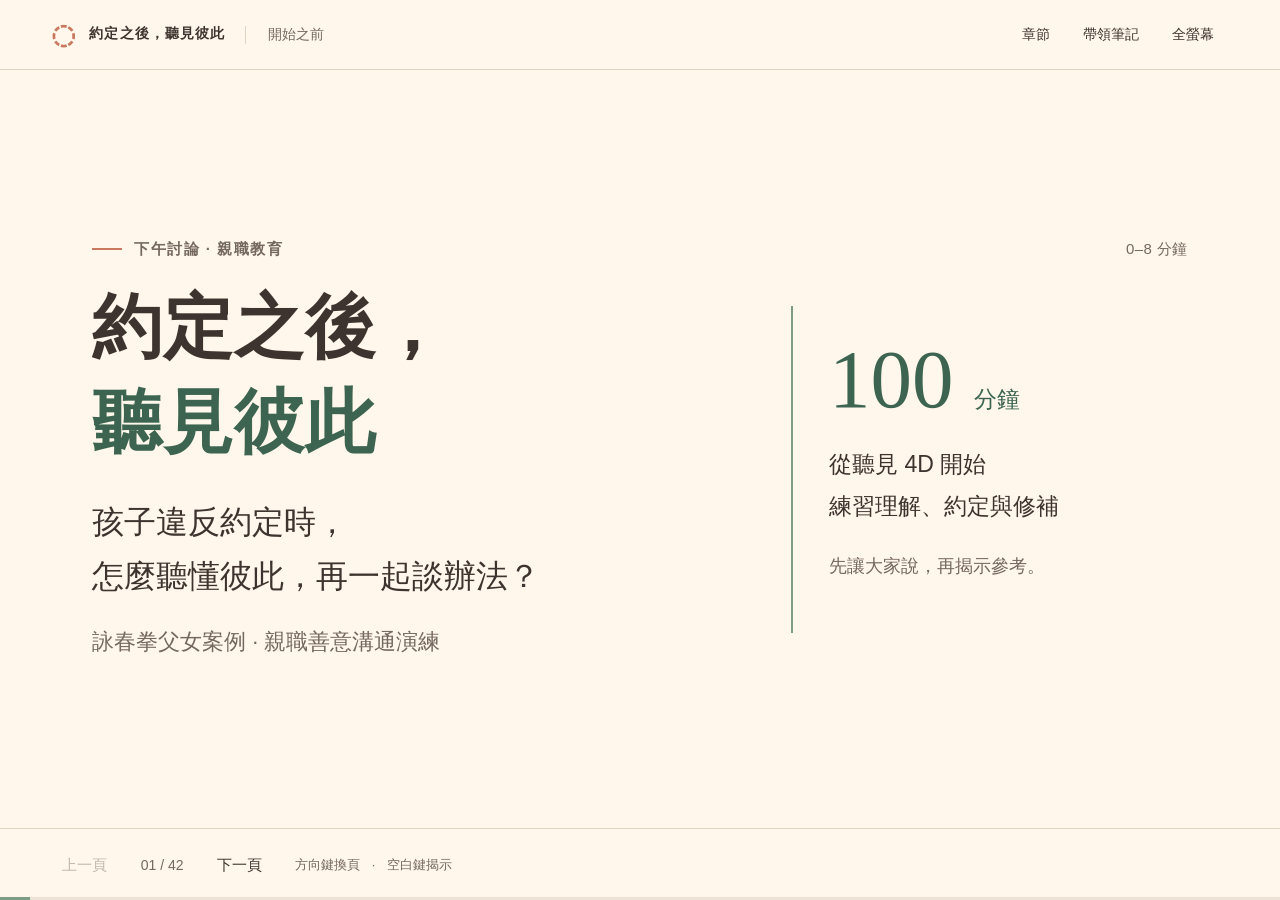
<file: index.html>
<!doctype html>
<html lang="zh-Hant">
<head>
  <meta charset="utf-8">
  <meta name="viewport" content="width=device-width, initial-scale=1">
  <meta name="theme-color" content="#FFF7EB">
  <meta name="description" content="100 分鐘親職善意溝通演練。以詠春拳父女案例，練習辨識 4D、理解彼此需要、訂定約定與道歉修補。">
  <title>約定之後，聽見彼此｜親職討論演練</title>
  <link rel="stylesheet" href="style.css">
  <link rel="stylesheet" href="workshop.css">
  <script defer src="content.js"></script>
  <script defer src="app.js"></script>
</head>
<body>
  <a class="skip" href="#slide">跳至投影片</a>
  <header class="topbar">
    <a class="brand" href="#1" aria-label="回到封面"><span class="brand-mark" aria-hidden="true">◌</span> 約定之後，聽見彼此</a>
    <span id="chapter-name" class="chapter-name"></span>
    <nav aria-label="簡報工具">
      <button id="chapters-button" aria-haspopup="dialog">章節</button>
      <button id="notes-button" aria-haspopup="dialog">帶領筆記</button>
      <button id="fullscreen-button" aria-label="切換全螢幕">全螢幕</button>
    </nav>
  </header>
  <main id="stage"><article id="slide" tabindex="-1" aria-labelledby="slide-title"></article></main>
  <footer class="controls">
    <div class="navigation"><button id="previous" aria-label="上一頁">上一頁</button><span id="counter" aria-live="polite"></span><button id="next" aria-label="下一頁">下一頁</button></div>
    <span class="key-hint">方向鍵換頁 <span>·</span> 空白鍵揭示</span>
    <div class="reveal-controls"><button id="hide-answer" hidden>收起參考</button><button id="reveal" class="primary" hidden>揭示參考</button></div>
    <div class="progress" aria-hidden="true"><div id="progress-fill"></div></div>
  </footer>
  <dialog id="chapters-dialog" aria-labelledby="chapters-title">
    <div class="dialog-header"><h2 id="chapters-title">100 分鐘的討論路線</h2><button class="close-dialog" aria-label="關閉章節">✕</button></div>
    <nav id="chapter-list" aria-label="課程章節"></nav>
    <p class="dialog-tip">主線按順序帶領。備用情境可替換部分討論，不另加時間。</p>
  </dialog>
  <dialog id="notes-dialog" aria-labelledby="notes-title">
    <div class="dialog-header"><h2 id="notes-title">這一頁的帶領筆記</h2><button class="close-dialog" aria-label="關閉筆記">✕</button></div>
    <div id="notes-content"></div>
    <a href="sources.html" target="_blank" rel="noopener">來源與情境說明</a>
  </dialog>
  <noscript>這份簡報需要啟用 JavaScript 才能換頁及揭示參考答案。</noscript>
</body>
</html>
</file>
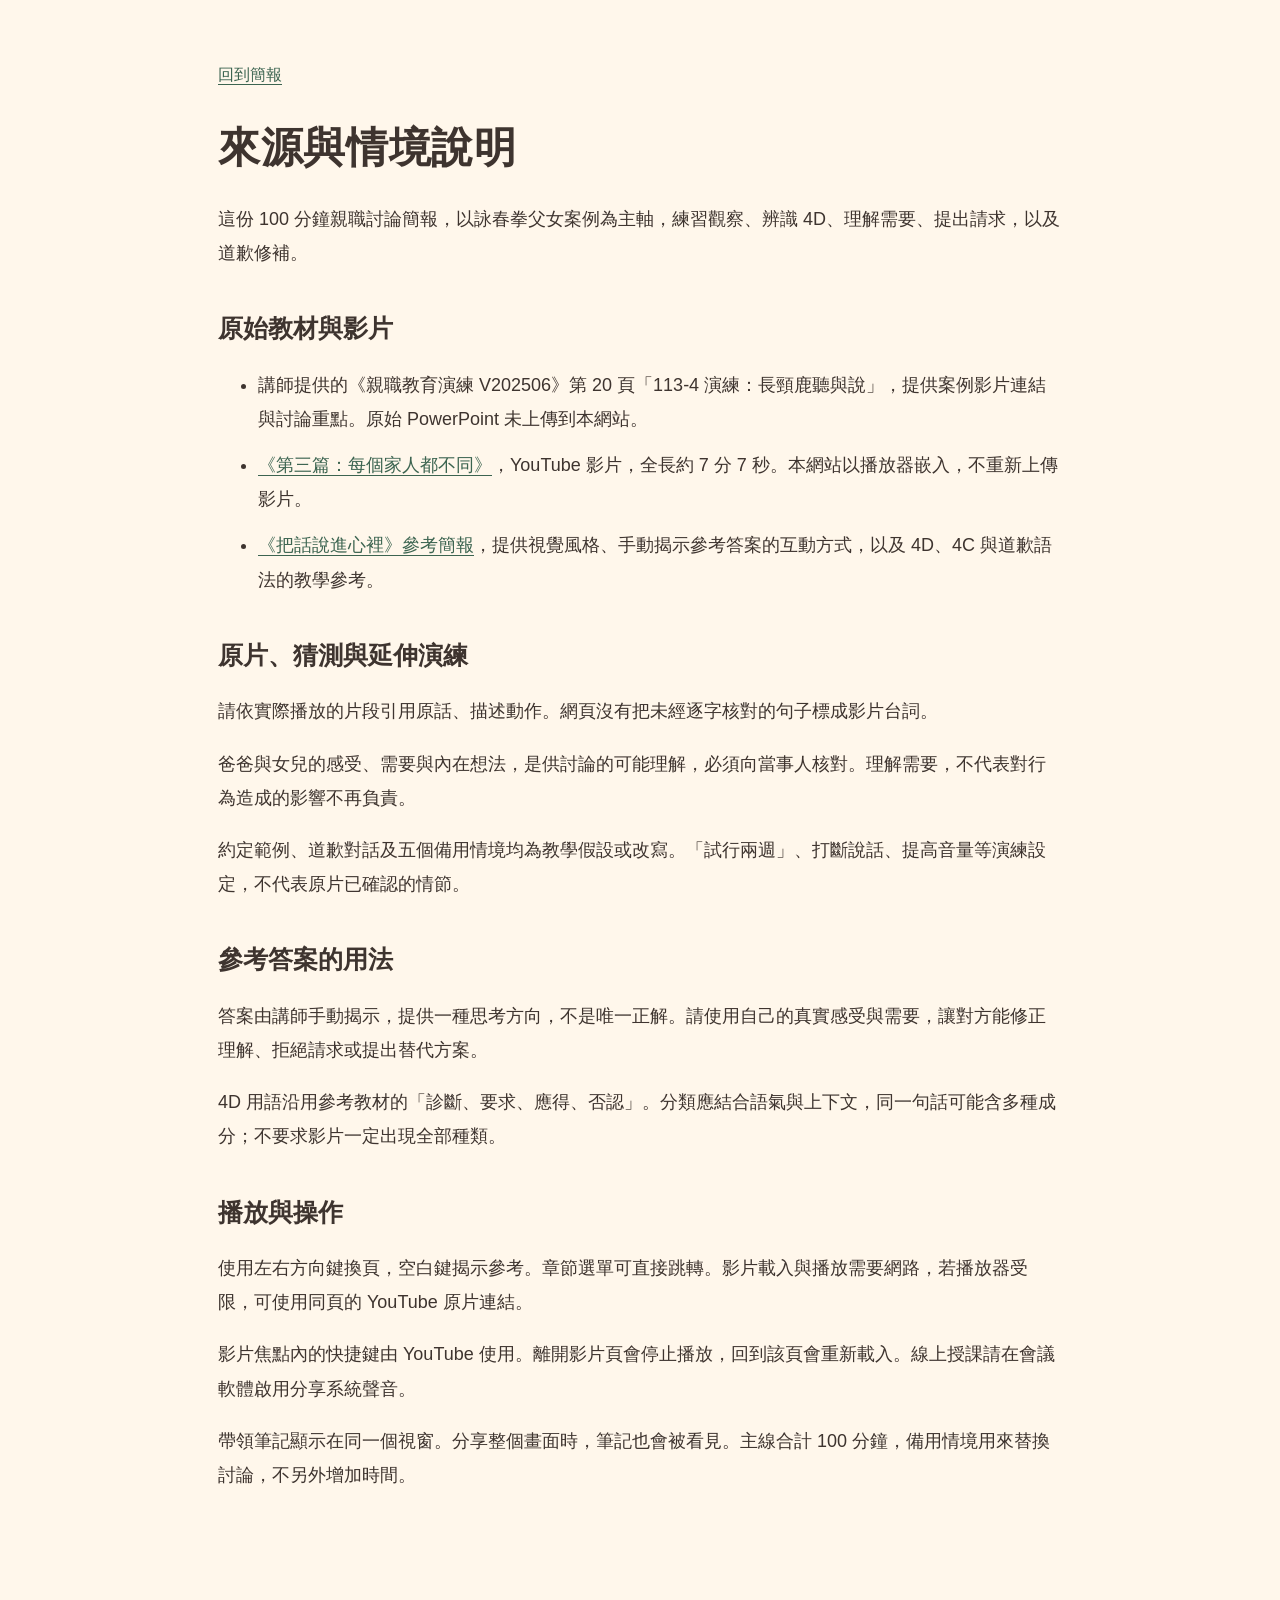
<file: sources.html>
<!doctype html>
<html lang="zh-Hant">
<head><meta charset="utf-8"><meta name="viewport" content="width=device-width, initial-scale=1"><meta name="theme-color" content="#FFF7EB"><title>來源與情境說明｜約定之後，聽見彼此</title><link rel="stylesheet" href="style.css"><link rel="stylesheet" href="workshop.css"></head>
<body><main class="document">
  <a class="back" href="index.html">回到簡報</a>
  <h1>來源與情境說明</h1>
  <p>這份 100 分鐘親職討論簡報，以詠春拳父女案例為主軸，練習觀察、辨識 4D、理解需要、提出請求，以及道歉修補。</p>
  <h2>原始教材與影片</h2>
  <ul>
    <li>講師提供的《親職教育演練 V202506》第 20 頁「113-4 演練：長頸鹿聽與說」，提供案例影片連結與討論重點。原始 PowerPoint 未上傳到本網站。</li>
    <li><a href="https://www.youtube.com/watch?v=vnFXmYKeoHk" target="_blank" rel="noopener">《第三篇：每個家人都不同》</a>，YouTube 影片，全長約 7 分 7 秒。本網站以播放器嵌入，不重新上傳影片。</li>
    <li><a href="https://siuolhlw-oss.github.io/nvc-parenting-slides/" target="_blank" rel="noopener">《把話說進心裡》參考簡報</a>，提供視覺風格、手動揭示參考答案的互動方式，以及 4D、4C 與道歉語法的教學參考。</li>
  </ul>
  <h2>原片、猜測與延伸演練</h2>
  <p>請依實際播放的片段引用原話、描述動作。網頁沒有把未經逐字核對的句子標成影片台詞。</p>
  <p>爸爸與女兒的感受、需要與內在想法，是供討論的可能理解，必須向當事人核對。理解需要，不代表對行為造成的影響不再負責。</p>
  <p>約定範例、道歉對話及五個備用情境均為教學假設或改寫。「試行兩週」、打斷說話、提高音量等演練設定，不代表原片已確認的情節。</p>
  <h2>參考答案的用法</h2>
  <p>答案由講師手動揭示，提供一種思考方向，不是唯一正解。請使用自己的真實感受與需要，讓對方能修正理解、拒絕請求或提出替代方案。</p>
  <p>4D 用語沿用參考教材的「診斷、要求、應得、否認」。分類應結合語氣與上下文，同一句話可能含多種成分；不要求影片一定出現全部種類。</p>
  <h2>播放與操作</h2>
  <p>使用左右方向鍵換頁，空白鍵揭示參考。章節選單可直接跳轉。影片載入與播放需要網路，若播放器受限，可使用同頁的 YouTube 原片連結。</p>
  <p>影片焦點內的快捷鍵由 YouTube 使用。離開影片頁會停止播放，回到該頁會重新載入。線上授課請在會議軟體啟用分享系統聲音。</p>
  <p>帶領筆記顯示在同一個視窗。分享整個畫面時，筆記也會被看見。主線合計 100 分鐘，備用情境用來替換討論，不另外增加時間。</p>
</main></body></html>
</file>
<file: style.css>
:root{--paper:#FFF7EB;--ink:#3E342F;--muted:#75685D;--sage:#7E9B86;--green:#3C6450;--sage-light:#E3EADD;--clay:#C9795E;--rust:#97482F;--clay-light:#F5DFD0;--line:#DFD3C2;--white:#FFFCF6}
*{box-sizing:border-box}body{margin:0;background:var(--paper);color:var(--ink);font-family:"Noto Sans TC","Microsoft JhengHei","PingFang TC",sans-serif;-webkit-font-smoothing:antialiased}button,a{-webkit-tap-highlight-color:transparent}button{font:inherit;color:inherit;cursor:pointer;border:1px solid transparent;background:transparent;border-radius:8px;padding:10px 14px}button:hover{background:#EDE4D6}button:focus-visible,a:focus-visible{outline:3px solid var(--green);outline-offset:4px}button:disabled{opacity:.32;cursor:default}a{color:var(--green);text-underline-offset:4px}[hidden]{display:none!important}.skip{position:absolute;left:20px;top:-100px;z-index:20;background:var(--white);padding:12px}.skip:focus{top:10px}
.topbar{height:70px;display:flex;align-items:center;justify-content:space-between;padding:0 4vw;border-bottom:1px solid var(--line);gap:20px;font-size:14px}.brand{font-weight:700;color:var(--ink);text-decoration:none;letter-spacing:.08em;white-space:nowrap}.brand-mark{color:var(--clay);font-size:28px;vertical-align:middle;margin-right:8px}.chapter-name{margin-right:auto;color:var(--muted);border-left:1px solid var(--line);padding-left:22px}.topbar nav{display:flex;gap:3px;white-space:nowrap}
#stage{height:calc(100dvh - 142px);min-height:480px;display:flex;justify-content:center;align-items:stretch;padding:28px 4vw 18px}#slide{width:min(1240px,100%);position:relative;display:flex;flex-direction:column;justify-content:center;padding:12px 3.2vw 26px;outline:none}.eyebrow{display:flex;gap:12px;align-items:center;text-transform:uppercase;letter-spacing:.15em;font-size:14px;font-weight:700;color:var(--muted);margin:0 0 22px}.eyebrow:before{content:"";display:block;width:30px;height:2px;background:var(--clay)}h1{font-size:clamp(38px,4.5vw,68px);line-height:1.32;letter-spacing:.015em;margin:0 0 26px;font-weight:800;text-wrap:balance}h1 .accent{color:var(--green)}h2{font-size:25px;line-height:1.5;margin:0 0 20px}.lead{font-size:clamp(22px,2.5vw,35px);line-height:1.7;margin:0;max-width:1000px;text-wrap:pretty}.subline{font-size:clamp(18px,1.7vw,23px);line-height:1.7;margin:22px 0 0;color:var(--muted)}.emphasis{color:var(--green);font-weight:700}.question{font-weight:700;color:var(--green);font-size:clamp(23px,2.5vw,34px);line-height:1.6;margin:24px 0 0}.question:before{content:"想一想";display:inline-block;font-size:13px;letter-spacing:.15em;border:1px solid var(--sage);border-radius:30px;padding:3px 12px;margin-right:12px;vertical-align:middle;font-weight:400}.speech{font-size:clamp(25px,3vw,43px);line-height:1.75;position:relative;padding-left:28px;margin:0;border-left:4px solid var(--clay)}.speech p{margin:0}.you{color:var(--rust);background:var(--clay-light);border-radius:5px;padding:0 .13em}.me{color:var(--green);background:var(--sage-light);border-radius:5px;padding:0 .13em}.pair{display:grid;grid-template-columns:1fr 1fr;gap:40px}.pair>div+div{border-left:1px solid var(--line);padding-left:40px}.pair-label{font-size:15px;letter-spacing:.15em;margin:0 0 16px;color:var(--muted)}.pair .speech{font-size:clamp(24px,2.6vw,36px);border:0;padding:0}.pair .me-side{color:var(--green)}
.answer{margin-top:25px;border-top:1px solid var(--line);padding-top:22px;font-size:clamp(21px,2vw,29px);line-height:1.65;animation:appear .25s ease}.answer .reference-label{font-size:12px;letter-spacing:.18em;color:var(--green);margin:0 0 9px}.answer p{margin:0}.answer small{font-size:.7em;color:var(--muted)}.answer-grid{display:grid;grid-template-columns:1fr 1fr;gap:16px 38px}.answer-grid strong{color:var(--green)}.answer-grid p{font-size:.72em;color:var(--muted);margin-top:3px}.answer-grid .letter{font-size:.7em;font-weight:400;margin-left:9px;color:var(--muted)}.formula{display:grid;gap:14px}.formula-row{display:grid;grid-template-columns:90px 1fr;gap:22px;align-items:start;font-size:clamp(22px,2.45vw,34px);line-height:1.6}.formula-label{color:var(--green);font-size:.65em;letter-spacing:.15em;border-bottom:2px solid var(--sage);padding:8px 0}.formula-text small{display:block;color:var(--muted);font-size:.63em;margin-top:2px}.path{display:flex;align-items:center;gap:25px;flex-wrap:wrap;font-size:clamp(23px,3vw,40px);line-height:1.65}.path b{color:var(--green)}.path .arrow{color:var(--clay);font-weight:400}.steps{display:grid;gap:22px}.step{display:grid;grid-template-columns:42px 1fr;gap:22px;align-items:baseline;font-size:clamp(23px,2.6vw,36px);line-height:1.5}.step-number{font-family:Georgia,serif;color:var(--clay);font-style:italic}.step small{display:block;font-size:.62em;color:var(--muted);margin-top:4px}.source-cue{position:absolute;bottom:0;left:3.2vw;font-size:11px;letter-spacing:.08em;color:var(--muted)}.reference-slide h1{font-size:clamp(32px,3.5vw,48px);margin-bottom:16px}.reference-slide .question{font-size:24px;margin:0 0 10px}.reference-slide .answer{margin-top:12px;padding-top:15px}.reference-slide .formula-row{font-size:clamp(21px,2.2vw,30px);gap:18px}.reference-slide .formula{gap:12px}.reference-slide .placeholder{color:var(--muted);font-size:22px;padding:60px 0}.reference-slide:has(.answer:not([hidden])) .placeholder{display:none}.compact h1{font-size:clamp(32px,3.8vw,52px)}.compact .speech{font-size:clamp(23px,2.6vw,36px)}.compact .lead{font-size:clamp(22px,2.3vw,32px)}
.cover-grid{display:grid;grid-template-columns:1.3fr 1fr;align-items:center;gap:45px}.cover-grid h1{font-size:clamp(48px,5.6vw,84px);line-height:1.35}.cover-grid .subline{margin-top:20px}.conversation-art{position:relative;height:310px;isolation:isolate}.conversation-art:before{content:"";position:absolute;background:#ECE9DB;width:275px;height:275px;top:25px;left:45px;border-radius:48% 52% 62% 38% / 51% 41% 59% 49%;transform:rotate(-12deg);z-index:-1}.bubble{position:absolute;display:grid;place-items:center;border:3px solid var(--ink);border-radius:45% 50% 42% 49%;width:210px;height:150px;background:var(--sage-light);font-size:42px;font-family:serif;box-shadow:5px 6px 0 rgba(62,52,47,.08);transform:rotate(-7deg);top:5px;left:0}.bubble:after{content:"";position:absolute;width:30px;height:30px;background:inherit;border-right:3px solid var(--ink);border-bottom:3px solid var(--ink);transform:rotate(35deg);bottom:-13px;left:44px;border-radius:0 0 9px 0}.bubble.second{background:var(--clay-light);left:155px;top:145px;transform:rotate(7deg)}.bubble.second:after{left:auto;right:35px;transform:rotate(65deg)}.connection{position:absolute;font-size:45px;color:var(--clay);top:144px;left:60px;transform:rotate(-12deg)}.closing{max-width:960px}.closing h1{font-size:clamp(43px,5.2vw,78px)}
.controls{height:72px;display:flex;align-items:center;gap:22px;padding:0 4vw;position:relative;border-top:1px solid var(--line);background:var(--paper)}.navigation{display:flex;align-items:center;gap:8px}.navigation button{font-size:26px;line-height:1}.navigation span{font-variant-numeric:tabular-nums;color:var(--muted);font-size:14px;min-width:66px;text-align:center}.key-hint{font-size:13px;color:var(--muted)}.key-hint span{margin:0 8px}.reveal-controls{margin-left:auto;display:flex;gap:10px;align-items:center}.primary{background:var(--green);color:var(--white);padding:10px 22px;border-radius:6px;min-width:120px}.primary:hover{background:#2B503E}.progress{position:absolute;bottom:0;left:0;width:100%;height:3px;background:#ECE3D6}.progress>div{height:3px;background:var(--sage);transition:width .18s ease}
dialog{border:1px solid var(--line);border-radius:16px;background:var(--paper);color:var(--ink);width:min(640px,94vw);max-height:85dvh;padding:32px;box-shadow:0 20px 100px #3e342f33}dialog::backdrop{background:#3e342f66;backdrop-filter:blur(3px)}.dialog-header{display:flex;justify-content:space-between;gap:20px;align-items:baseline}.dialog-header h2{font-size:26px}.close-dialog{font-size:21px}#chapter-list{display:grid;grid-template-columns:1fr 1fr;gap:8px}#chapter-list button{text-align:left;border:1px solid var(--line);padding:17px;background:var(--white);line-height:1.5}#chapter-list button:hover{border-color:var(--sage);background:var(--sage-light)}#chapter-list button span{display:block;font-size:12px;color:var(--muted);margin-bottom:4px}#chapter-list button[aria-current=true]{border-color:var(--green);background:var(--sage-light)}.dialog-tip{color:var(--muted);font-size:13px;margin:20px 0 0}#notes-content{font-size:18px;line-height:1.85;margin-bottom:25px}#notes-content p{margin:0 0 16px}#notes-content .note-source{font-size:14px;color:var(--muted)}.document{max-width:900px;margin:60px auto;padding:0 28px 60px;line-height:1.9}.document h1{font-size:42px}.document h2{margin-top:40px}.document li{margin:12px 0}.document .back{display:inline-block;margin-bottom:30px}.document p{font-size:18px}
@keyframes appear{from{opacity:0;transform:translateY(6px)}to{opacity:1;transform:none}}
@media(min-width:800px) and (max-height:750px){.topbar{height:55px}#stage{height:calc(100dvh - 117px);padding-top:12px;padding-bottom:12px;min-height:460px}.controls{height:62px}#slide{padding-top:0;padding-bottom:22px}h1{font-size:46px;margin-bottom:17px}.eyebrow{margin-bottom:14px;font-size:12px}.lead{font-size:28px}.speech{font-size:32px}.question{font-size:25px;margin-top:15px}.answer{font-size:23px;margin-top:16px;padding-top:14px}.formula{gap:8px}.formula-row{font-size:26px}.reference-slide .formula-row{font-size:23px}.reference-slide .formula{gap:8px}.subline{font-size:20px;margin-top:15px}.cover-grid h1{font-size:62px}.step{font-size:28px}.steps{gap:16px}}
@media(max-width:800px){.topbar{height:60px;padding:0 18px;gap:8px}.brand{font-size:13px;letter-spacing:0}.brand-mark{margin-right:2px}.chapter-name{display:none}.topbar nav button{font-size:13px;padding:8px}.topbar #fullscreen-button{display:none}#stage{height:auto;min-height:calc(100dvh - 134px);padding:26px 23px 34px}#slide{padding:12px 0 30px;justify-content:center}.eyebrow{font-size:12px;margin-bottom:20px}h1{font-size:38px;margin-bottom:23px}.lead{font-size:24px}.speech{font-size:27px;padding-left:20px}.question{font-size:23px}.question:before{display:block;width:fit-content;margin:0 0 10px}.subline{font-size:18px}.answer{font-size:23px;margin-top:22px}.answer-grid{grid-template-columns:1fr;gap:17px}.answer-grid p{font-size:17px}.pair{grid-template-columns:1fr;gap:25px}.pair>div+div{border-left:0;border-top:1px solid var(--line);padding:24px 0 0}.pair .speech{font-size:25px}.formula-row,.reference-slide .formula-row{grid-template-columns:55px 1fr;gap:14px;font-size:23px}.formula{gap:20px}.formula-label{font-size:15px}.formula-text small{font-size:16px}.path{font-size:28px;gap:18px}.steps{gap:24px}.step{font-size:25px;grid-template-columns:30px 1fr;gap:14px}.step small{font-size:17px}.source-cue{left:0;font-size:10px;bottom:0}.controls{height:74px;padding:0 12px;gap:0;position:sticky;bottom:0;z-index:5}.key-hint{display:none}.navigation{gap:0}.navigation button{padding:12px}.navigation span{font-size:12px;min-width:56px}.reveal-controls{gap:0}.reveal-controls button{font-size:13px;padding:10px 12px}.primary{min-width:102px}.cover-grid{grid-template-columns:1fr;gap:35px}.cover-grid h1{font-size:47px}.conversation-art{height:230px;width:300px;transform:scale(.78);transform-origin:top left;margin:0 0 -42px auto}.cover-grid .subline{font-size:20px}.closing h1{font-size:42px}.compact h1,.reference-slide h1{font-size:34px}.compact .speech{font-size:25px}.reference-slide .placeholder{font-size:21px;padding:40px 0}.reference-slide .question{font-size:22px}dialog{padding:23px}#chapter-list{gap:6px}#chapter-list button{padding:12px;font-size:15px}.document{margin-top:35px}.document h1{font-size:34px}}
@media(prefers-reduced-motion:reduce){*,*:before,*:after{animation:none!important;transition:none!important}}
.guided-practice .practice-support{display:grid;grid-template-columns:.9fr 1.2fr;gap:44px;margin-top:22px}.guided-practice .practice-scenario{border-left:3px solid var(--clay);padding-left:22px}.guided-practice .practice-scenario>p:last-child{font-size:clamp(23px,2vw,28px);line-height:1.7;margin:0}.guided-practice .practice-scenario strong{color:var(--green);font-weight:700}.guided-practice .pair-label{font-size:16px;margin-bottom:14px}.guided-practice .practice-frame .formula-row{grid-template-columns:64px 1fr;font-size:clamp(23px,2vw,28px);gap:18px}.guided-practice .practice-frame .formula-label{font-size:18px;padding-top:5px}.guided-practice .practice-frame .formula-text small{font-size:17px}.guided-practice:has(.answer:not([hidden])) .practice-support{display:none}
.guided-practice .is-revealed .formula-row{font-size:clamp(22px,1.75vw,25px)}.guided-practice .filled-blank{color:var(--green);font-weight:600;border-bottom:1px solid var(--sage)}
@media(min-width:801px) and (max-height:750px){.guided-practice .practice-support{margin-top:14px;gap:30px}.guided-practice .practice-scenario>p:last-child,.guided-practice .practice-frame .formula-row{font-size:23px}.guided-practice .pair-label{margin-bottom:10px}.guided-practice .practice-frame .formula{gap:8px}}
@media(max-width:800px){.guided-practice .practice-support{grid-template-columns:1fr;gap:28px;margin-top:20px}.guided-practice .practice-scenario{padding-left:16px}.guided-practice .practice-scenario>p:last-child{font-size:22px}.guided-practice .practice-frame .formula-row{grid-template-columns:55px 1fr;gap:14px;font-size:23px}.guided-practice .practice-frame .formula-label{font-size:16px}.guided-practice .practice-frame .formula{gap:16px}}
.praise-strategy h1{font-size:clamp(35px,3.5vw,52px);margin-bottom:10px}.praise-strategy .eyebrow{margin-bottom:14px}.praise-strategy>.question{font-size:26px;margin:0 0 18px}.praise-contrast{display:grid;grid-template-columns:1fr 1fr;gap:38px}.praise-panel{border-top:3px solid var(--sage);padding-top:12px}.praise-heading{display:flex;justify-content:space-between;align-items:center;gap:12px;min-height:42px;margin-bottom:10px}.praise-heading h2{font-size:28px;margin:0}.praise-sign{color:var(--green);background:var(--sage-light);font-size:16px;white-space:nowrap;padding:4px 10px;border-radius:6px}.praise-revealed .process-praise{border-color:var(--green)}.praise-revealed .process-praise h2{color:var(--green)}.praise-example{display:grid;grid-template-columns:42px 1fr;gap:12px;align-items:start;border-top:1px solid var(--line);padding:8px 0;min-height:80px}.praise-example>span{font-size:14px;color:var(--muted);padding-top:7px}.praise-example p{font-size:22px;line-height:1.4;margin:0}.praise-discussion-footer{margin-top:14px;min-height:106px}.praise-prompt{font-size:22px;color:var(--muted);margin:12px 0 0;line-height:1.6}.praise-takeaway{font-size:23px;line-height:1.6;margin:0;color:var(--green)}.praise-takeaway strong{font-weight:700}.praise-caveat{font-size:14px;line-height:1.5;margin:5px 0 0;color:var(--muted)}
@media(min-width:801px) and (max-height:750px){.praise-strategy h1{font-size:38px;margin-bottom:8px}.praise-strategy>.question{font-size:23px;margin-bottom:12px}.praise-panel{padding-top:8px}.praise-heading{min-height:34px;margin-bottom:6px}.praise-heading h2{font-size:24px}.praise-example{min-height:66px;padding:5px 0}.praise-example p{font-size:20px}.praise-discussion-footer{margin-top:10px;min-height:90px}.praise-prompt,.praise-takeaway{font-size:20px}.praise-caveat{font-size:13px}}
@media(max-width:800px){.praise-strategy h1{font-size:34px}.praise-strategy>.question{font-size:23px}.praise-contrast{grid-template-columns:1fr;gap:28px}.praise-heading h2{font-size:25px}.praise-sign{font-size:14px}.praise-example{min-height:0;padding:12px 0}.praise-example p{font-size:22px}.praise-discussion-footer{margin-top:24px;min-height:0}.praise-takeaway,.praise-prompt{font-size:21px}.praise-caveat{line-height:1.6}}
</file>
<file: workshop.css>
:root { color-scheme: light; }
html { scroll-behavior: auto; }
.navigation button { font-size: 15px; padding: 12px 10px; white-space: nowrap; }
.navigation span { min-width: 72px; }
#stage { min-height: calc(100dvh - 142px); height: auto; }
#slide { min-height: 610px; padding-top: 20px; padding-bottom: 28px; }
.eyebrow { font-size: 15px; letter-spacing: .1em; margin-bottom: 20px; }
.eyebrow .duration { margin-left: auto; white-space: nowrap; font-weight: 400; letter-spacing: .03em; }
h1 { font-size: clamp(36px,4.1vw,60px); }
.workshop-question h1 { font-size: clamp(34px,3.7vw,54px); line-height: 1.4; max-width: 1100px; }
.discussion-cue { margin-top: 12px; }
.discussion-cue .lead { font-size: clamp(24px,2.3vw,32px); }
.discussion-cue .subline { margin-top: 18px; }
.workshop-question .answer { font-size: clamp(23px,2.2vw,30px); max-width: 1080px; }
.answer p + p { margin-top: 15px; }
.answer .reference-label { font-size: 14px; }
.has-answer .discussion-cue { display: none; }
.answer .subline { font-size: 21px; margin-top: 18px; }
.answer .formula-row { grid-template-columns: 76px 1fr; font-size: clamp(22px,2vw,29px); gap: 20px; }
.answer .formula-label { font-size: 18px; }
.answer .formula { gap: 13px; }
.answer .steps { gap: 16px; }
.answer .step { font-size: 26px; }
.answer strong { color: var(--green); }
.cover-grid { grid-template-columns: 1.3fr .8fr; gap: 54px; }
.cover-grid h1 { font-size: clamp(47px,5.5vw,80px); }
.cover-aside { padding: 32px 0 32px 36px; border-left: 2px solid var(--sage); }
.cover-aside .cover-duration { font-family: Georgia,serif; font-size: 83px; color: var(--green); margin: 0; line-height: 1; }
.cover-aside .cover-duration span { font-size: 23px; font-family: inherit; }
.cover-aside p { font-size: 23px; line-height: 1.8; }
.cover-aside .small { color: var(--muted); font-size: 18px; }
.session-route { display: grid; grid-template-columns: 1fr 1fr; gap: 0 50px; }
.route-item { display: grid; grid-template-columns: 92px 1fr; gap: 18px; padding: 14px 0; border-top: 1px solid var(--line); align-items: baseline; }
.route-item time { color: var(--rust); font-size: 19px; font-variant-numeric: tabular-nums; }
.route-item strong { font-size: 25px; color: var(--green); }
.route-item p { font-size: 18px; color: var(--muted); margin: 5px 0 0; }
.scene h1 { max-width: 1000px; }
.scene .lead { font-size: 33px; }
.scene .scene-marker { color: var(--clay); font-family: Georgia,serif; font-size: 24px; letter-spacing: .08em; margin: 0 0 20px; }
.scene .subline { max-width: 950px; }
.video-slide h1 { font-size: 43px; margin-bottom: 18px; }
.video-layout { display: grid; grid-template-columns: minmax(0,1.8fr) minmax(240px,1fr); align-items: center; gap: 30px; }
.video-frame { aspect-ratio: 16/9; background: #3e342f; width: 100%; border: 0; border-radius: 4px; }
.video-links { font-size: 16px; line-height: 1.8; margin: 10px 0 0; color: var(--muted); }
.video-side .lead { font-size: 30px; line-height: 1.6; }
.video-side .subline { font-size: 21px; line-height: 1.7; }
.video-side .answer { border: 0; margin: 0; padding: 0; }
.video-side .answer-grid { gap: 16px; grid-template-columns: 1fr 1fr; }
.video-side .answer-grid strong { font-size: 23px; }
.video-side .answer-grid p { font-size: 18px; }
.video-side .answer .subline { font-size: 18px; margin-top: 18px; }
.needs-map { display: grid; grid-template-columns: 1fr 1fr; gap: 36px; margin-top: 6px; }
.needs-map section { border-top: 3px solid var(--sage); padding-top: 16px; }
.needs-map section:last-child { border-color: var(--clay); }
.needs-map h2 { font-size: 24px; margin: 0 0 10px; }
.needs-map p { font-size: 28px; line-height: 1.7; margin: 0; }
.needs-map .empty { color: var(--muted); }
.map-common { margin-top: 22px; font-size: 25px; line-height: 1.7; border-top: 1px solid var(--line); padding-top: 18px; }
.map-common p { margin: 0 0 8px; }
.map-common strong { color: var(--green); }
.agreement-example { display: grid; gap: 15px; }
.agreement-example p { font-size: 26px; line-height: 1.6; margin: 0; padding-left: 22px; border-left: 3px solid var(--sage); }
.agreement-example p:last-child { border-color: var(--clay); }
.practice-roles { display: flex; flex-wrap: wrap; gap: 26px; margin: 0 0 20px; font-size: 29px; color: var(--green); }
.practice-timing { font-size: 22px; line-height: 1.8; color: var(--muted); margin-top: 22px; }
.quote-example { font-size: clamp(24px,2.4vw,33px); line-height: 1.8; border-left: 4px solid var(--clay); padding-left: 24px; margin: 0; }
.section-end .lead { font-size: 32px; }
.source-cue { font-size: 13px; }
#chapter-list button span { font-size: 14px; }
.dialog-tip { font-size: 15px; line-height: 1.7; }
.document li { font-size: 18px; }
.document a { overflow-wrap: anywhere; }
@media(min-width:801px) and (max-height:800px) {
  .topbar { height: 58px; }
  .controls { height: 66px; }
  #stage { min-height: calc(100dvh - 124px); padding-top: 10px; padding-bottom: 10px; }
  #slide { min-height: 0; padding-top: 12px; padding-bottom: 25px; }
  .eyebrow { margin-bottom: 14px; }
  h1,.workshop-question h1 { font-size: 42px; margin-bottom: 19px; }
  .cover-grid h1 { font-size: 63px; }
  .cover-aside .cover-duration { font-size: 69px; }
  .answer { margin-top: 14px; padding-top: 16px; }
  .answer .formula-row { font-size: 25px; }
  .answer p + p { margin-top: 10px; }
  .route-item { padding: 9px 0; }
  .route-item strong { font-size: 23px; }
  .video-slide h1 { font-size: 36px; }
  .video-frame { max-height: 340px; }
  .needs-map p { font-size: 26px; }
  .map-common { margin-top: 15px; font-size: 23px; }
}
@media(max-width:1000px) and (min-width:801px) {
  .brand { font-size: 13px; letter-spacing: 0; }
  .chapter-name { display: none; }
  .key-hint { display: none; }
  .video-layout { grid-template-columns: 1.5fr 1fr; gap: 20px; }
}
@media(max-width:800px) {
  .topbar { height: 62px; }
  .brand { max-width: 44vw; font-size: 12px; }
  .brand-mark { font-size: 22px; }
  .topbar nav { gap: 0; }
  .topbar nav button { padding: 8px 7px; }
  #stage { min-height: calc(100dvh - 136px); padding: 22px 23px 30px; }
  #slide { min-height: 0; padding: 14px 0 30px; }
  .eyebrow { flex-wrap: wrap; font-size: 14px; gap: 7px; }
  .eyebrow .duration { margin-left: 0; width: 100%; padding-left: 37px; font-size: 14px; }
  h1,.workshop-question h1 { font-size: 33px; }
  .cover-grid { grid-template-columns: 1fr; gap: 32px; }
  .cover-grid h1 { font-size: 48px; }
  .cover-aside { padding: 22px 0 0; border-left: 0; border-top: 1px solid var(--line); }
  .cover-aside .cover-duration { font-size: 56px; }
  .cover-aside p { margin-bottom: 0; font-size: 21px; }
  .session-route { grid-template-columns: 1fr; }
  .route-item { grid-template-columns: 80px 1fr; padding: 12px 0; }
  .route-item strong { font-size: 22px; }
  .route-item time { font-size: 17px; }
  .scene .lead { font-size: 27px; }
  .video-slide h1 { font-size: 33px; }
  .video-layout { grid-template-columns: 1fr; gap: 26px; }
  .video-side .lead { font-size: 25px; }
  .video-side .answer-grid { grid-template-columns: 1fr 1fr; }
  .workshop-question .answer { font-size: 23px; }
  .answer .formula-row { grid-template-columns: 56px 1fr; font-size: 23px; gap: 14px; }
  .answer .formula-label { font-size: 16px; }
  .answer .step { font-size: 23px; }
  .answer .subline { font-size: 19px; }
  .needs-map { gap: 24px; grid-template-columns: 1fr; }
  .needs-map p { font-size: 24px; }
  .map-common { font-size: 22px; }
  .agreement-example p { font-size: 23px; }
  .navigation { gap: 0; }
  .navigation button { font-size: 13px; padding: 10px 6px; }
  .navigation span { min-width: 50px; font-size: 12px; }
  .controls { padding: 0 8px; }
  .reveal-controls button { padding: 10px 7px; font-size: 13px; }
  .primary { min-width: 86px; }
  .source-cue { font-size: 12px; }
}
</file>
